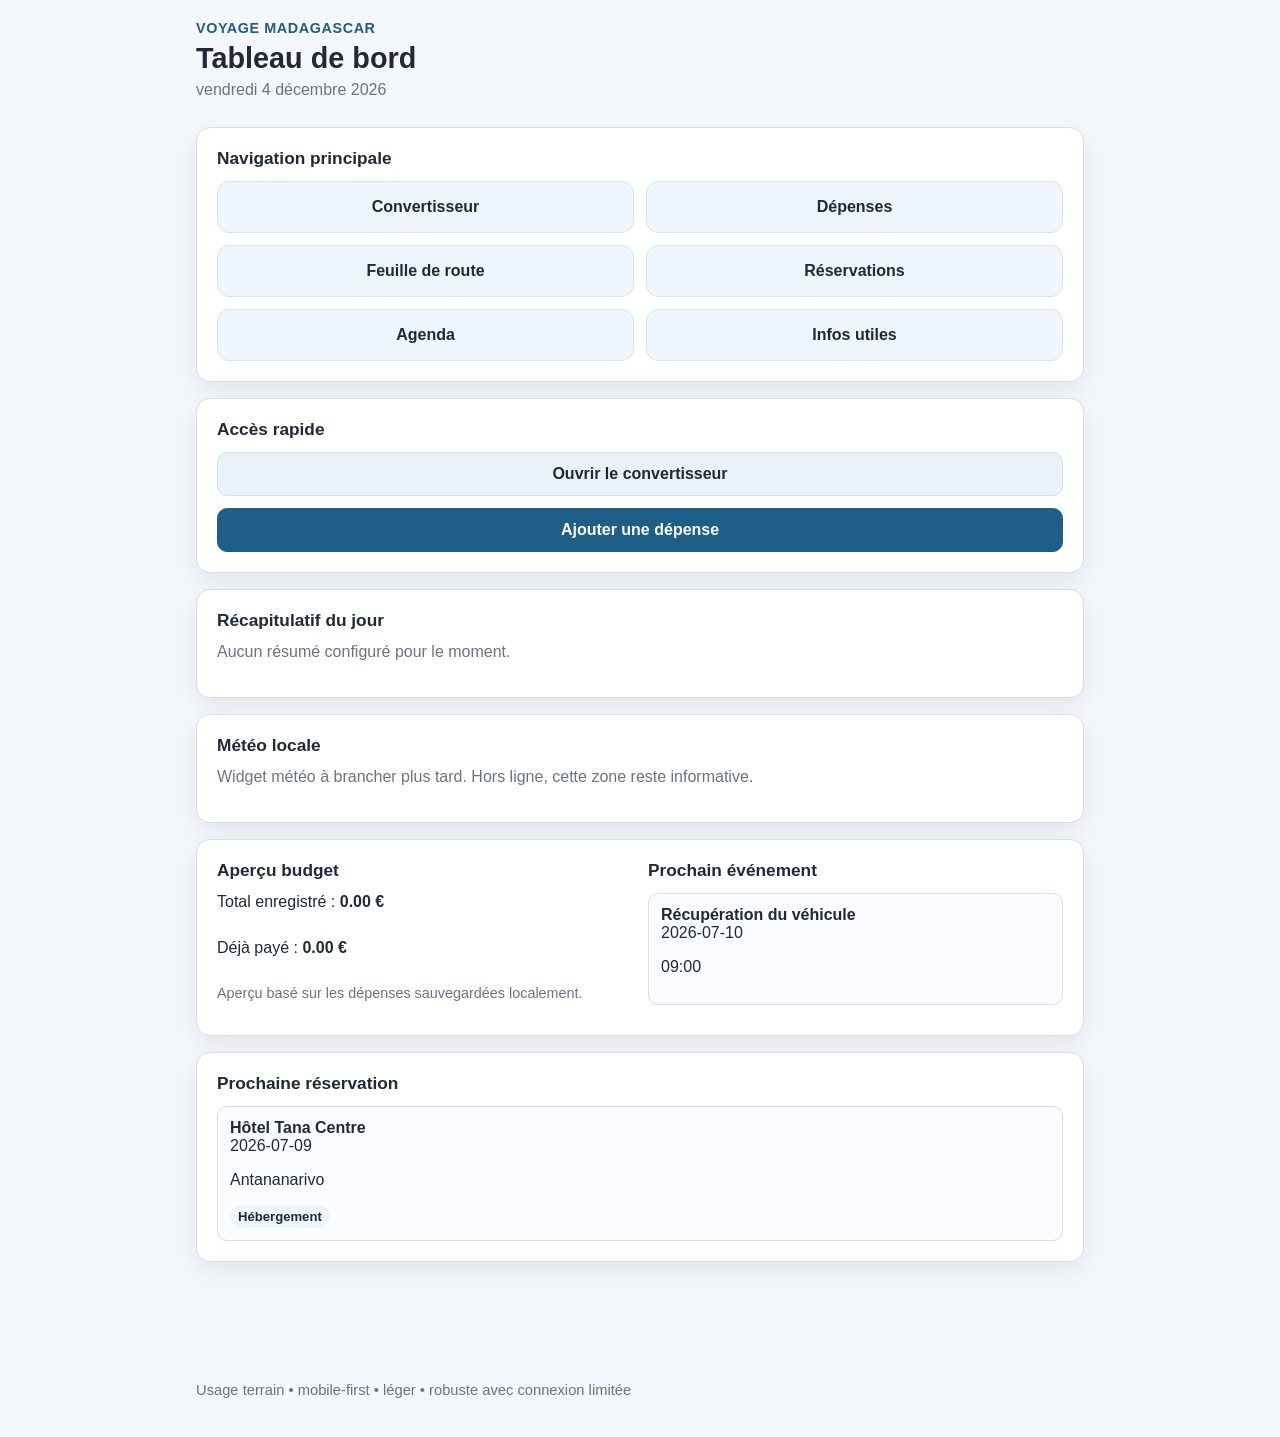
<file: index.html>
<!DOCTYPE html>
<html lang="fr">
<head>
  <meta charset="UTF-8" />
  <meta name="viewport" content="width=device-width, initial-scale=1.0" />
  <meta name="theme-color" content="#1f5e87" />
  <title>Suivi Voyage Madagascar</title>
  <link rel="stylesheet" href="assets/css/style.css" />
</head>
<body data-page="accueil">
  <header class="topbar">
    <div>
      <p class="eyebrow">Voyage Madagascar</p>
      <h1>Tableau de bord</h1>
      <p id="todayLabel" class="muted">Chargement de la date…</p>
    </div>
  </header>

  <main class="page">
    <section class="card">
      <h2>Navigation principale</h2>
      <nav class="grid-nav" aria-label="Navigation principale">
        <a class="nav-tile" href="pages/convertisseur.html">Convertisseur</a>
        <a class="nav-tile" href="pages/depenses.html">Dépenses</a>
        <a class="nav-tile" href="pages/feuille-de-route.html">Feuille de route</a>
        <a class="nav-tile" href="pages/reservations.html">Réservations</a>
        <a class="nav-tile" href="pages/agenda.html">Agenda</a>
        <a class="nav-tile" href="pages/infos-utiles.html">Infos utiles</a>
      </nav>
    </section>

    <section class="card">
      <h2>Accès rapide</h2>
      <div class="quick-actions">
        <a class="button" href="pages/convertisseur.html">Ouvrir le convertisseur</a>
        <a class="button primary" href="pages/depenses.html">Ajouter une dépense</a>
      </div>
    </section>

    <section class="card">
      <h2>Récapitulatif du jour</h2>
      <div id="dailySummary" class="stack">
        <p class="muted">Aucun résumé configuré pour le moment.</p>
      </div>
    </section>

    <section class="card">
      <h2>Météo locale</h2>
      <div id="weatherWidget" class="stack">
        <p class="muted">Widget météo à brancher plus tard. Hors ligne, cette zone reste informative.</p>
      </div>
    </section>

    <section class="card two-col-grid">
      <div>
        <h2>Aperçu budget</h2>
        <div id="budgetPreview" class="stack">
          <p class="muted">Chargement du budget…</p>
        </div>
      </div>
      <div>
        <h2>Prochain événement</h2>
        <div id="nextEvent" class="stack">
          <p class="muted">Chargement…</p>
        </div>
      </div>
    </section>

    <section class="card">
      <h2>Prochaine réservation</h2>
      <div id="nextReservation" class="stack">
        <p class="muted">Chargement…</p>
      </div>
    </section>
  </main>

  <footer class="footer">
    <p>Usage terrain • mobile-first • léger • robuste avec connexion limitée</p>
  </footer>

  <script src="assets/js/storage.js"></script>
  <script src="assets/js/app.js"></script>
</body>
</html>
</file>
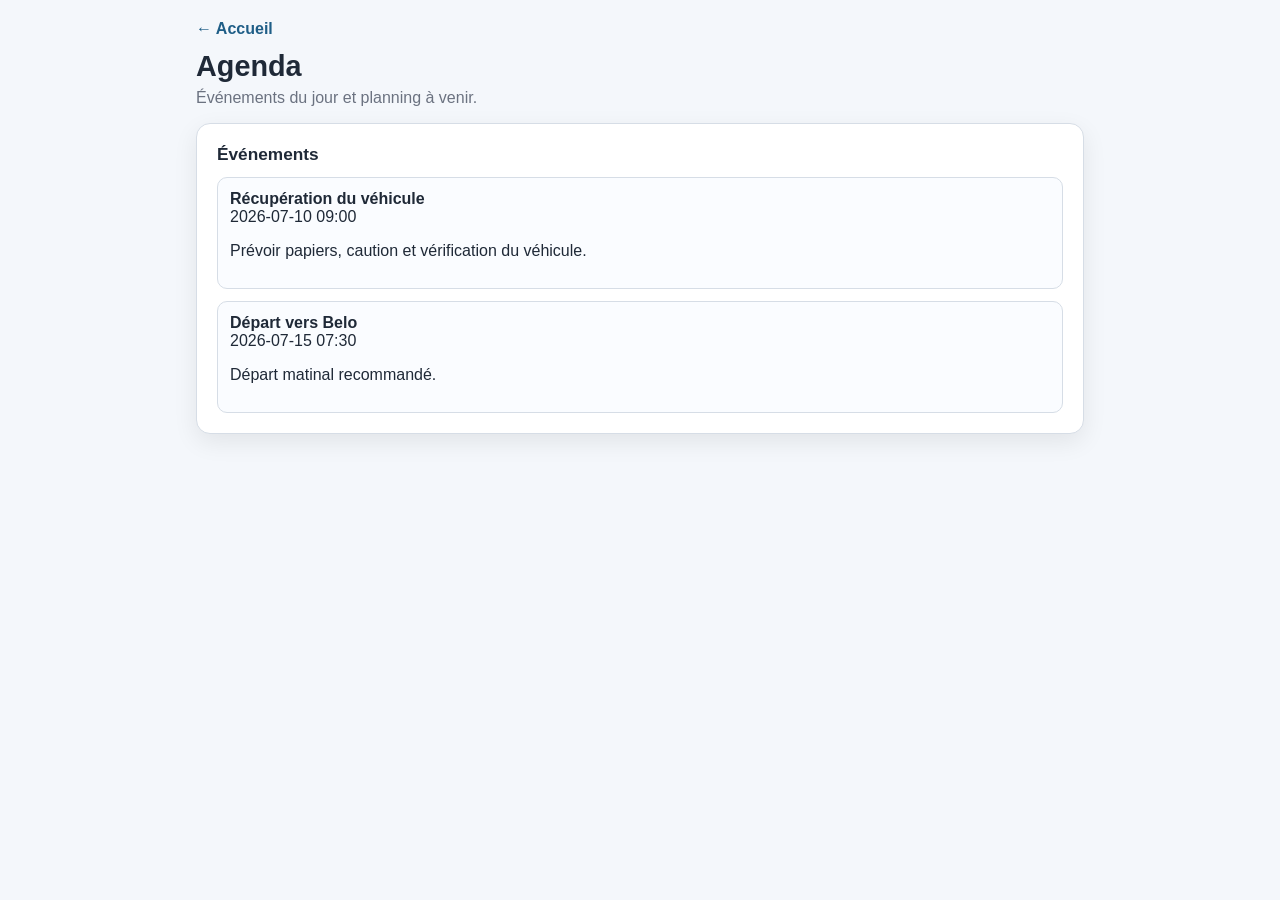
<file: pages/agenda.html>
<!DOCTYPE html>
<html lang="fr">
<head>
  <meta charset="UTF-8" />
  <meta name="viewport" content="width=device-width, initial-scale=1.0" />
  <title>Agenda • Suivi Voyage Madagascar</title>
  <link rel="stylesheet" href="../assets/css/style.css" />
</head>
<body data-page="agenda">
  <header class="topbar compact-topbar">
    <a class="back-link" href="../index.html">← Accueil</a>
    <h1>Agenda</h1>
    <p class="muted">Événements du jour et planning à venir.</p>
  </header>

  <main class="page">
    <section class="card">
      <h2>Événements</h2>
      <div id="agendaList" class="list">
        <p class="muted">Chargement de l’agenda…</p>
      </div>
    </section>
  </main>

  <script src="../assets/js/storage.js"></script>
  <script src="../assets/js/agenda.js"></script>
</body>
</html>
</file>
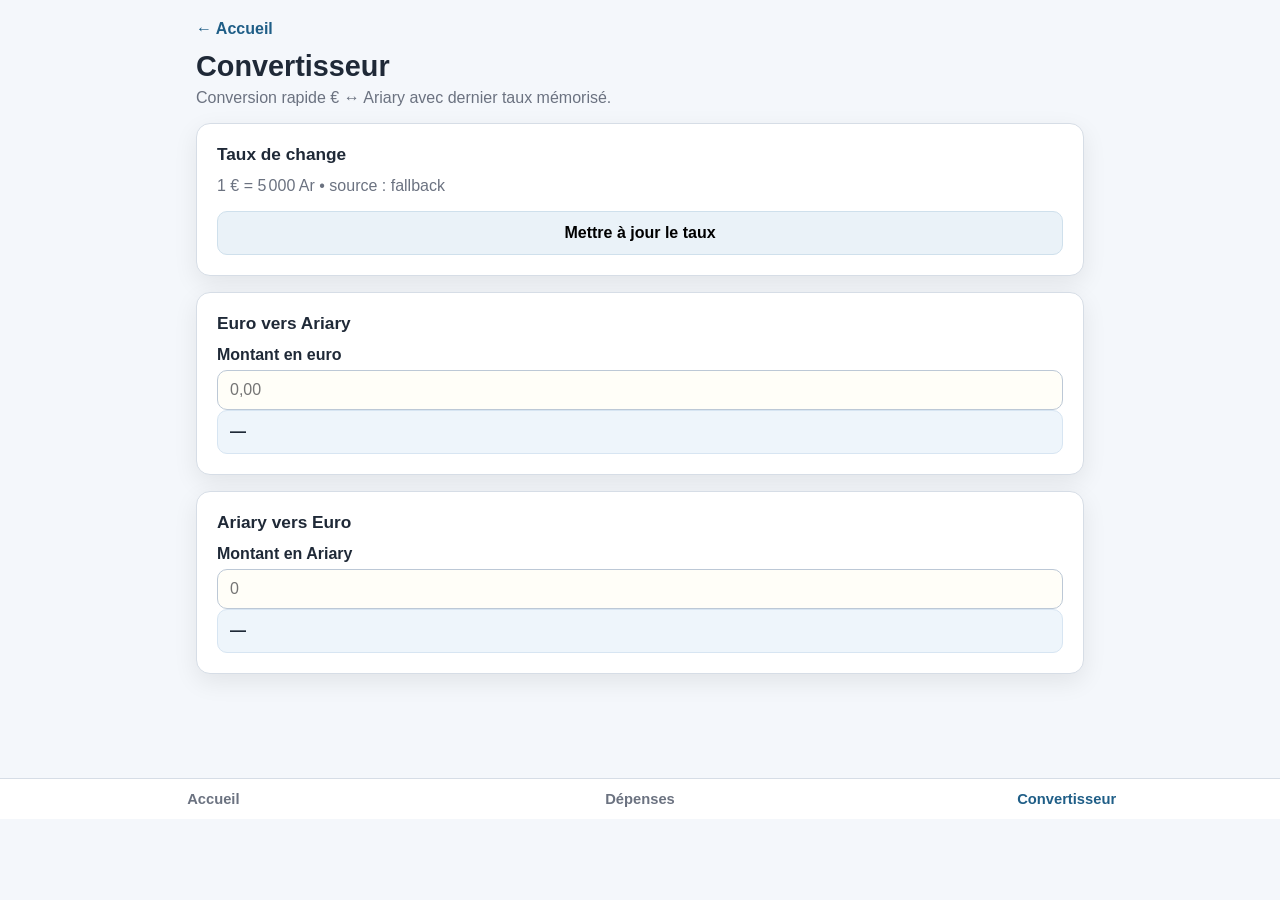
<file: pages/convertisseur.html>
<!DOCTYPE html>
<html lang="fr">
<head>
  <meta charset="UTF-8" />
  <meta name="viewport" content="width=device-width, initial-scale=1.0" />
  <meta name="theme-color" content="#1f5e87" />
  <title>Convertisseur • Suivi Voyage Madagascar</title>
  <link rel="stylesheet" href="../assets/css/style.css" />
</head>
<body data-page="convertisseur">
  <header class="topbar compact-topbar">
    <a class="back-link" href="../index.html">← Accueil</a>
    <h1>Convertisseur</h1>
    <p class="muted">Conversion rapide € ↔ Ariary avec dernier taux mémorisé.</p>
  </header>

  <main class="page">
    <section class="card">
      <h2>Taux de change</h2>
      <p id="rateStatus" class="muted">Chargement du taux…</p>
      <div class="quick-actions">
        <button id="refreshRateButton" class="button" type="button">Mettre à jour le taux</button>
      </div>
    </section>

    <section class="card">
      <h2>Euro vers Ariary</h2>
      <label class="field-label" for="eurInput">Montant en euro</label>
      <input id="eurInput" class="input" type="number" step="0.01" min="0" placeholder="0,00" />
      <p id="eurToMgaResult" class="result-box">—</p>
    </section>

    <section class="card">
      <h2>Ariary vers Euro</h2>
      <label class="field-label" for="mgaInput">Montant en Ariary</label>
      <input id="mgaInput" class="input" type="number" step="1" min="0" placeholder="0" />
      <p id="mgaToEurResult" class="result-box">—</p>
    </section>
  </main>

  <nav class="bottom-nav" aria-label="Navigation secondaire">
    <a href="../index.html">Accueil</a>
    <a href="depenses.html">Dépenses</a>
    <a class="is-active" href="convertisseur.html">Convertisseur</a>
  </nav>

  <script src="../assets/js/storage.js"></script>
  <script src="../assets/js/convertisseur.js"></script>
</body>
</html>
</file>
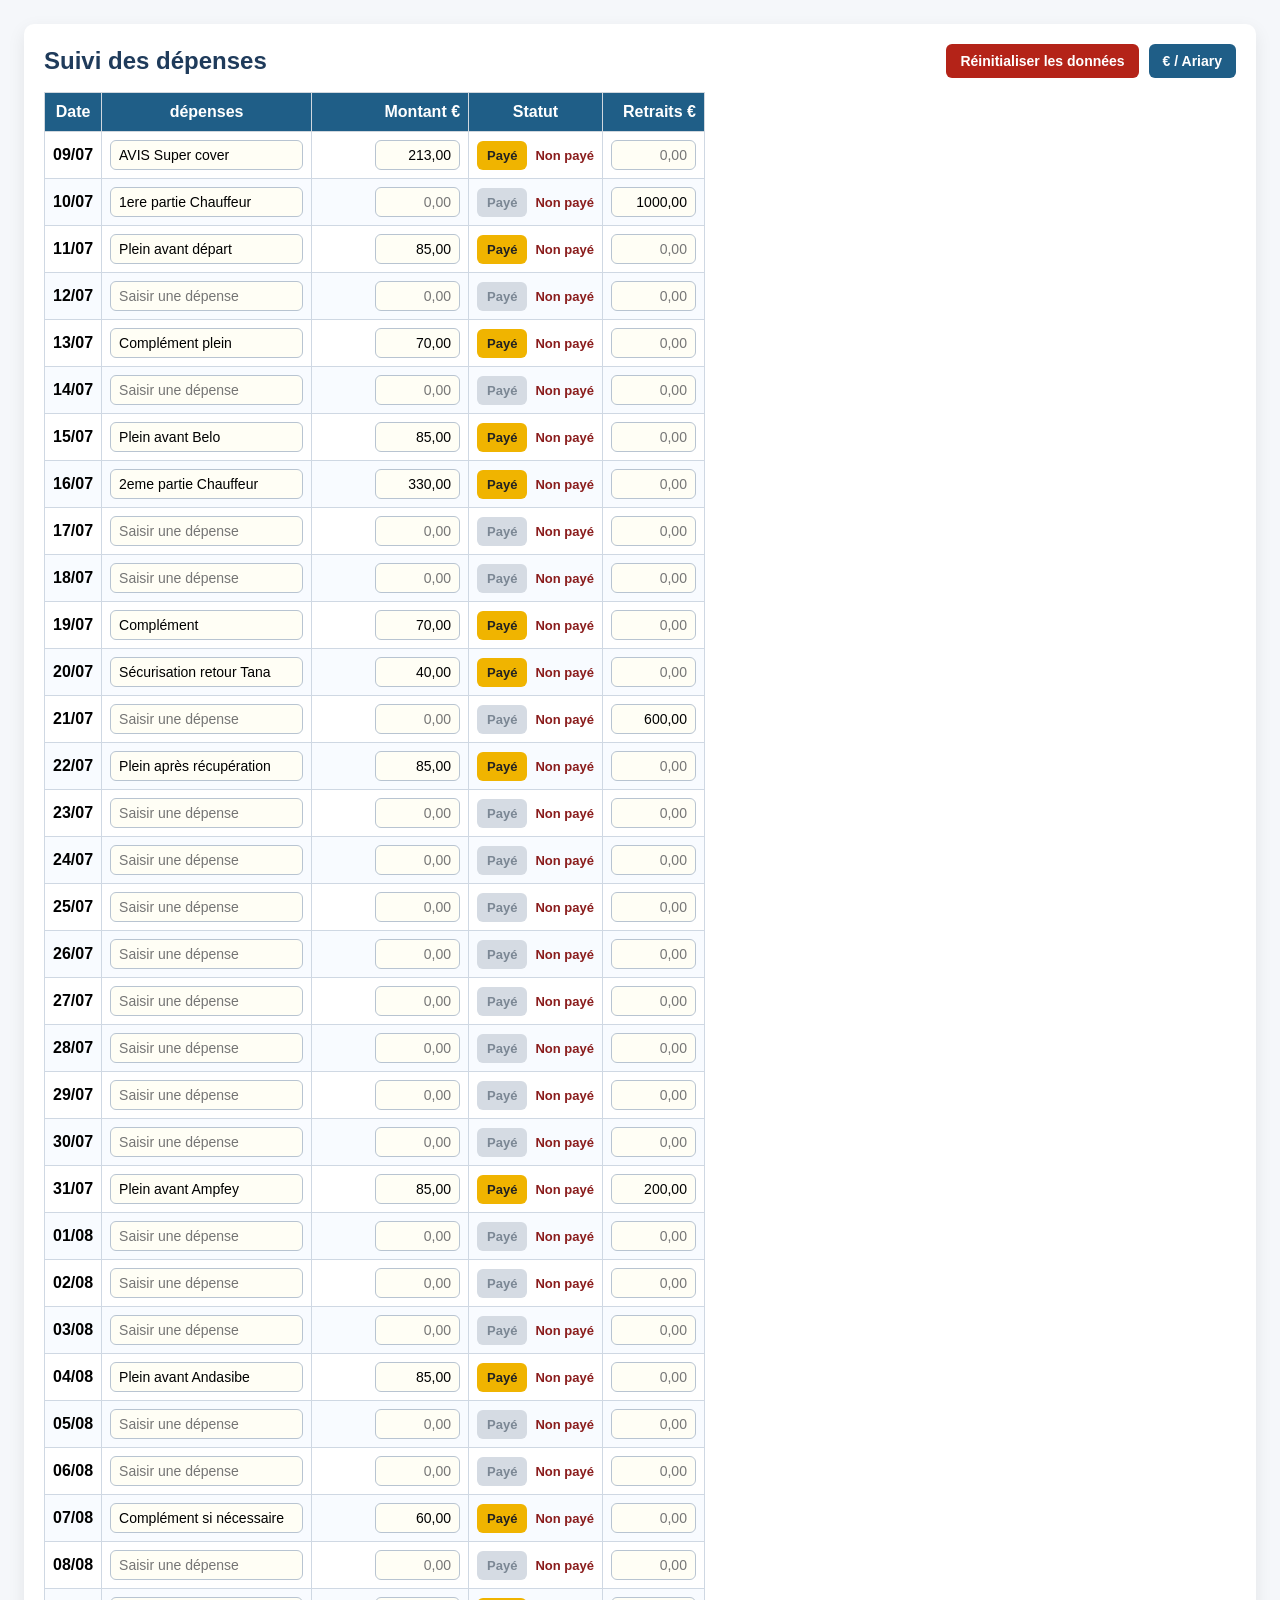
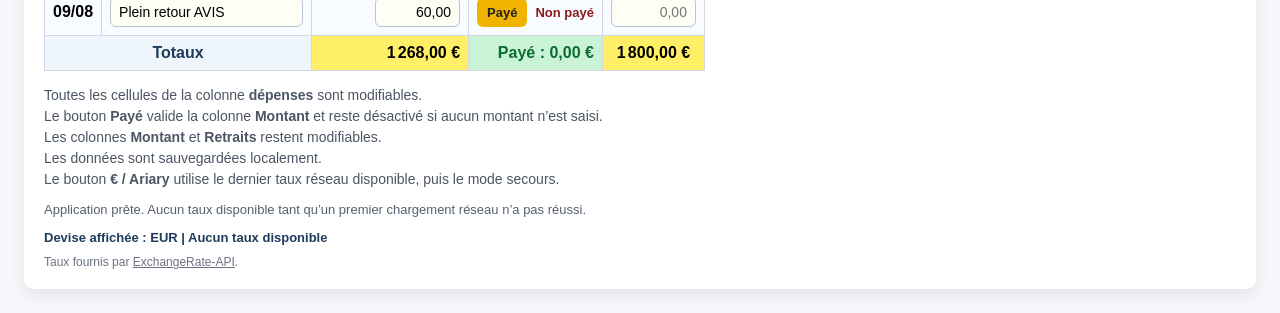
<file: pages/depenses.html>
<!DOCTYPE html>
<html lang="fr">
<head>
  <meta charset="UTF-8" />
  <meta name="viewport" content="width=device-width, initial-scale=1.0" />
  <title>Suivi des dépenses</title>
  <style>
    body {
      font-family: Arial, sans-serif;
      background: #f5f7fa;
      margin: 0;
      padding: 24px;
    }

    .container {
      max-width: 100%;
      margin: 0 auto;
      background: #fff;
      padding: 20px;
      border-radius: 10px;
      box-shadow: 0 6px 18px rgba(0, 0, 0, 0.08);
      overflow-x: auto;
    }

    .header-bar {
      display: flex;
      justify-content: space-between;
      align-items: center;
      gap: 12px;
      flex-wrap: wrap;
      margin-bottom: 14px;
    }

    .header-actions {
      display: flex;
      gap: 10px;
      flex-wrap: wrap;
      align-items: center;
    }

    h1 {
      margin: 0;
      font-size: 24px;
      color: #1f3b5b;
    }

    .btn-reset,
    .btn-currency {
      border: none;
      border-radius: 6px;
      padding: 9px 14px;
      font-size: 14px;
      font-weight: 700;
      cursor: pointer;
      transition: 0.2s ease;
    }

    .btn-reset {
      background: #b42318;
      color: #fff;
    }

    .btn-currency {
      background: #1f5e87;
      color: #fff;
    }

    .btn-reset:hover,
    .btn-currency:hover {
      opacity: 0.92;
      transform: translateY(-1px);
    }

    .btn-reset:disabled,
    .btn-currency:disabled {
      opacity: 0.6;
      cursor: not-allowed;
      transform: none;
    }

    table {
      width: auto;
      max-width: 100%;
      border-collapse: collapse;
      table-layout: auto;
    }

    thead th {
      background: #1f5e87;
      color: white;
      padding: 10px 8px;
      border: 1px solid #d0d7de;
      text-align: center;
      white-space: nowrap;
    }

    tbody td,
    tfoot td {
      border: 1px solid #cfd8e3;
      padding: 8px;
      vertical-align: middle;
      background: #fff;
    }

    tbody tr:nth-child(even) td {
      background: #f8fbff;
    }

    /* Date compacte */
    th:nth-child(1),
    td:nth-child(1) {
      white-space: nowrap;
      text-align: center;
    }

    /* Dépenses : peut revenir à la ligne */
    th:nth-child(2),
    td:nth-child(2) {
      white-space: normal;
      min-width: 140px;
    }

    /* Montant et retraits compacts */
    th:nth-child(3),
    td:nth-child(3),
    th:nth-child(5),
    td:nth-child(5) {
      white-space: nowrap;
      text-align: right;
    }

    /* Statut compact */
    th:nth-child(4),
    td:nth-child(4) {
      white-space: nowrap;
      text-align: center;
    }

    td.date {
      font-weight: 600;
      text-align: center;
    }

    td.amount,
    td.withdrawal {
      text-align: right;
      font-weight: 700;
      color: #103b5c;
    }

    .text-input {
      width: 100%;
      min-width: 120px;
      padding: 6px 8px;
      border: 1px solid #b8c4d1;
      border-radius: 6px;
      font-size: 14px;
      background: #fffef5;
      box-sizing: border-box;
    }

    .text-input:focus {
      outline: none;
      border-color: #1f5e87;
      box-shadow: 0 0 0 2px rgba(31, 94, 135, 0.15);
    }

    .amount-input {
      width: 85px;
      padding: 6px 8px;
      border: 1px solid #b8c4d1;
      border-radius: 6px;
      font-size: 14px;
      text-align: right;
      background: #fffef5;
      box-sizing: border-box;
    }

    .amount-input:focus {
      outline: none;
      border-color: #1f5e87;
      box-shadow: 0 0 0 2px rgba(31, 94, 135, 0.15);
    }

    td.status {
      text-align: center;
    }

    .paid-label {
      display: inline-block;
      margin-left: 8px;
      font-weight: 700;
      font-size: 13px;
    }

    .paid-yes {
      color: #0f7b36;
    }

    .paid-no {
      color: #8a1c1c;
    }

    .btn-pay {
      border: none;
      border-radius: 6px;
      padding: 7px 10px;
      font-size: 13px;
      font-weight: 700;
      cursor: pointer;
      transition: 0.2s ease;
      background: #f0b400;
      color: #222;
    }

    .btn-pay:hover:not(:disabled) {
      transform: translateY(-1px);
      opacity: 0.95;
    }

    .btn-pay.paid {
      background: #1f9d55;
      color: white;
    }

    .btn-pay:disabled {
      background: #d5dbe3;
      color: #7b8794;
      cursor: not-allowed;
      opacity: 1;
    }

    tfoot td {
      font-weight: 700;
      background: #eef5fb;
    }

    .footer-label {
      text-align: right;
      color: #1f3b5b;
    }

    .footer-value {
      background: #ffef66;
      font-weight: 800;
      text-align: right;
    }

    .footer-paid {
      background: #c9f2d7;
      font-weight: 800;
      text-align: center;
      color: #0a6c2f;
    }

    .legend {
      margin-top: 14px;
      color: #4b5563;
      font-size: 14px;
      line-height: 1.5;
    }

    .status-note {
      margin-top: 10px;
      font-size: 13px;
      color: #546170;
      line-height: 1.5;
    }

    .rate-note {
      margin-top: 8px;
      font-size: 13px;
      color: #1f3b5b;
      font-weight: 600;
      line-height: 1.5;
    }

    .attribution {
      margin-top: 8px;
      font-size: 12px;
      color: #6b7280;
    }

    .attribution a {
      color: inherit;
    }

    @media (max-width: 900px) {
      body {
        padding: 10px;
      }

      .container {
        padding: 12px;
      }

      table {
        font-size: 13px;
      }

      .btn-pay {
        padding: 6px 8px;
        font-size: 12px;
      }

      .amount-input {
        width: 78px;
      }

      .text-input {
        min-width: 100px;
      }

      .paid-label {
        display: block;
        margin-left: 0;
        margin-top: 4px;
      }

      .header-bar {
        align-items: flex-start;
      }

      tbody td,
      tfoot td,
      thead th {
        padding: 6px 5px;
      }
    }
  </style>
</head>
<body>
  <div class="container">
    <div class="header-bar">
      <h1>Suivi des dépenses</h1>

      <div class="header-actions">
        <button id="resetButton" class="btn-reset" type="button">Réinitialiser les données</button>
        <button id="currencyButton" class="btn-currency" type="button">€ / Ariary</button>
      </div>
    </div>

    <table id="depensesTable">
      <thead>
        <tr>
          <th>Date</th>
          <th>dépenses</th>
          <th id="amountHeader">Montant €</th>
          <th>Statut</th>
          <th id="withdrawalHeader">Retraits €</th>
        </tr>
      </thead>
      <tbody id="tableBody"></tbody>
      <tfoot>
        <tr>
          <td colspan="2" class="footer-label">Totaux</td>
          <td id="totalAmount" class="footer-value">0,00 €</td>
          <td id="totalPaid" class="footer-paid">Payé : 0,00 €</td>
          <td id="totalWithdrawal" class="footer-value">0,00 €</td>
        </tr>
      </tfoot>
    </table>

    <div class="legend">
      Toutes les cellules de la colonne <strong>dépenses</strong> sont modifiables.<br>
      Le bouton <strong>Payé</strong> valide la colonne <strong>Montant</strong> et reste désactivé si aucun montant n’est saisi.<br>
      Les colonnes <strong>Montant</strong> et <strong>Retraits</strong> restent modifiables.<br>
      Les données sont sauvegardées localement.<br>
      Le bouton <strong>€ / Ariary</strong> utilise le dernier taux réseau disponible, puis le mode secours.
    </div>

    <div class="status-note" id="saveStatus">Sauvegarde locale active.</div>
    <div class="rate-note" id="rateInfo">Devise affichée : EUR</div>
    <div class="attribution">
      Taux fournis par
      <a href="https://www.exchangerate-api.com" target="_blank" rel="noopener noreferrer">ExchangeRate-API</a>.
    </div>
  </div>

  <script>
    const STORAGE_KEY = "suivi_depenses_v3";
    const DEFAULT_CURRENCY = "EUR";
    const TARGET_CURRENCY = "MGA";

    const defaultData = [
      { date: "2026-07-09", depense: "AVIS Super cover", montantEur: 213.00, retraitEur: null, paid: false },
      { date: "2026-07-10", depense: "1ere partie Chauffeur", montantEur: null, retraitEur: 1000.00, paid: false },
      { date: "2026-07-11", depense: "Plein avant départ", montantEur: 85.00, retraitEur: null, paid: false },
      { date: "2026-07-12", depense: "", montantEur: null, retraitEur: null, paid: false },
      { date: "2026-07-13", depense: "Complément plein", montantEur: 70.00, retraitEur: null, paid: false },
      { date: "2026-07-14", depense: "", montantEur: null, retraitEur: null, paid: false },
      { date: "2026-07-15", depense: "Plein avant Belo", montantEur: 85.00, retraitEur: null, paid: false },
      { date: "2026-07-16", depense: "2eme partie Chauffeur", montantEur: 330.00, retraitEur: null, paid: false },
      { date: "2026-07-17", depense: "", montantEur: null, retraitEur: null, paid: false },
      { date: "2026-07-18", depense: "", montantEur: null, retraitEur: null, paid: false },
      { date: "2026-07-19", depense: "Complément", montantEur: 70.00, retraitEur: null, paid: false },
      { date: "2026-07-20", depense: "Sécurisation retour Tana", montantEur: 40.00, retraitEur: null, paid: false },
      { date: "2026-07-21", depense: "", montantEur: null, retraitEur: 600.00, paid: false },
      { date: "2026-07-22", depense: "Plein après récupération", montantEur: 85.00, retraitEur: null, paid: false },
      { date: "2026-07-23", depense: "", montantEur: null, retraitEur: null, paid: false },
      { date: "2026-07-24", depense: "", montantEur: null, retraitEur: null, paid: false },
      { date: "2026-07-25", depense: "", montantEur: null, retraitEur: null, paid: false },
      { date: "2026-07-26", depense: "", montantEur: null, retraitEur: null, paid: false },
      { date: "2026-07-27", depense: "", montantEur: null, retraitEur: null, paid: false },
      { date: "2026-07-28", depense: "", montantEur: null, retraitEur: null, paid: false },
      { date: "2026-07-29", depense: "", montantEur: null, retraitEur: null, paid: false },
      { date: "2026-07-30", depense: "", montantEur: null, retraitEur: null, paid: false },
      { date: "2026-07-31", depense: "Plein avant Ampfey", montantEur: 85.00, retraitEur: 200.00, paid: false },
      { date: "2026-08-01", depense: "", montantEur: null, retraitEur: null, paid: false },
      { date: "2026-08-02", depense: "", montantEur: null, retraitEur: null, paid: false },
      { date: "2026-08-03", depense: "", montantEur: null, retraitEur: null, paid: false },
      { date: "2026-08-04", depense: "Plein avant Andasibe", montantEur: 85.00, retraitEur: null, paid: false },
      { date: "2026-08-05", depense: "", montantEur: null, retraitEur: null, paid: false },
      { date: "2026-08-06", depense: "", montantEur: null, retraitEur: null, paid: false },
      { date: "2026-08-07", depense: "Complément si nécessaire", montantEur: 60.00, retraitEur: null, paid: false },
      { date: "2026-08-08", depense: "", montantEur: null, retraitEur: null, paid: false },
      { date: "2026-08-09", depense: "Plein retour AVIS", montantEur: 60.00, retraitEur: null, paid: false }
    ];

    const tableBody = document.getElementById("tableBody");
    const totalAmountEl = document.getElementById("totalAmount");
    const totalWithdrawalEl = document.getElementById("totalWithdrawal");
    const totalPaidEl = document.getElementById("totalPaid");
    const resetButton = document.getElementById("resetButton");
    const currencyButton = document.getElementById("currencyButton");
    const saveStatus = document.getElementById("saveStatus");
    const rateInfo = document.getElementById("rateInfo");
    const amountHeader = document.getElementById("amountHeader");
    const withdrawalHeader = document.getElementById("withdrawalHeader");

    let state = loadState();

    function cloneDefaultData() {
      return JSON.parse(JSON.stringify(defaultData));
    }

    function defaultState() {
      return {
        displayCurrency: DEFAULT_CURRENCY,
        eurToMgaRate: null,
        lastRateUpdate: null,
        lastRateSource: null,
        data: cloneDefaultData()
      };
    }

    function loadState() {
      try {
        const raw = localStorage.getItem(STORAGE_KEY);
        if (!raw) return defaultState();

        const parsed = JSON.parse(raw);
        const fallback = defaultState();

        const safeData = Array.isArray(parsed.data)
          ? parsed.data.map((item, index) => {
              const rowFallback = fallback.data[index] || {
                date: "",
                depense: "",
                montantEur: null,
                retraitEur: null,
                paid: false
              };

              return {
                date: typeof item.date === "string" ? item.date : rowFallback.date,
                depense: typeof item.depense === "string" ? item.depense : rowFallback.depense,
                montantEur: typeof item.montantEur === "number" ? item.montantEur : null,
                retraitEur: typeof item.retraitEur === "number" ? item.retraitEur : null,
                paid: typeof item.paid === "boolean" ? item.paid : false
              };
            })
          : fallback.data;

        return {
          displayCurrency: parsed.displayCurrency === TARGET_CURRENCY ? TARGET_CURRENCY : DEFAULT_CURRENCY,
          eurToMgaRate: typeof parsed.eurToMgaRate === "number" ? parsed.eurToMgaRate : null,
          lastRateUpdate: typeof parsed.lastRateUpdate === "string" ? parsed.lastRateUpdate : null,
          lastRateSource: typeof parsed.lastRateSource === "string" ? parsed.lastRateSource : null,
          data: safeData
        };
      } catch (error) {
        console.error("Erreur de chargement :", error);
        return defaultState();
      }
    }

    function saveState(message = "Données sauvegardées localement.") {
      try {
        localStorage.setItem(STORAGE_KEY, JSON.stringify(state));
        saveStatus.textContent = message;
      } catch (error) {
        console.error("Erreur de sauvegarde :", error);
        saveStatus.textContent = "Erreur : impossible de sauvegarder localement.";
      }
    }

    function formatDateDDMM(dateString) {
      if (!dateString) return "";
      const parts = dateString.split("-");
      if (parts.length !== 3) return dateString;
      const [, month, day] = parts;
      return `${day}/${month}`;
    }

    function formatDisplayedNumber(value) {
      if (value === null || value === undefined) return "";

      if (state.displayCurrency === DEFAULT_CURRENCY) {
        return value.toFixed(2).replace(".", ",");
      }

      return Math.round(value).toString().replace(/\B(?=(\d{3})+(?!\d))/g, " ");
    }

    function formatCurrency(value) {
      if (state.displayCurrency === DEFAULT_CURRENCY) {
        return value.toLocaleString("fr-FR", {
          style: "currency",
          currency: "EUR"
        });
      }

      return value.toLocaleString("fr-FR", {
        maximumFractionDigits: 0
      }) + " Ar";
    }

    function parseFrenchNumber(value) {
      if (value === null || value === undefined) return null;

      const cleaned = String(value)
        .replace(/\s/g, "")
        .replace(/€/g, "")
        .replace(/Ar/gi, "")
        .replace(",", ".");

      if (cleaned === "") return null;

      const num = parseFloat(cleaned);
      return Number.isNaN(num) ? null : num;
    }

    function roundToTwo(value) {
      return Math.round(value * 100) / 100;
    }

    function displayedToEur(displayedAmount) {
      if (displayedAmount === null) return null;

      if (state.displayCurrency === DEFAULT_CURRENCY) {
        return roundToTwo(displayedAmount);
      }

      if (!state.eurToMgaRate) {
        return null;
      }

      return roundToTwo(displayedAmount / state.eurToMgaRate);
    }

    function eurToDisplayed(eurAmount) {
      if (eurAmount === null) return null;

      if (state.displayCurrency === DEFAULT_CURRENCY) {
        return roundToTwo(eurAmount);
      }

      if (!state.eurToMgaRate) {
        return null;
      }

      return Math.round(eurAmount * state.eurToMgaRate);
    }

    function formatRateDate(rawDate) {
      if (!rawDate) return "date inconnue";
      return rawDate;
    }

    function updateCurrencyUI() {
      if (state.displayCurrency === DEFAULT_CURRENCY) {
        amountHeader.textContent = "Montant €";
        withdrawalHeader.textContent = "Retraits €";
      } else {
        amountHeader.textContent = "Montant Ariary";
        withdrawalHeader.textContent = "Retraits Ariary";
      }

      const sourceLabel =
        state.lastRateSource === "network"
          ? "source réseau"
          : state.lastRateSource === "fallback"
          ? "mode secours"
          : "aucun taux chargé";

      if (state.eurToMgaRate && state.lastRateUpdate) {
        const rateText = `1 € = ${Math.round(state.eurToMgaRate).toLocaleString("fr-FR")} Ar`;
        const updateText = `Taux mémorisé : ${rateText} | Dernière mise à jour : ${formatRateDate(state.lastRateUpdate)} | Origine : ${sourceLabel}`;
        rateInfo.textContent = `Devise affichée : ${state.displayCurrency === DEFAULT_CURRENCY ? "EUR" : "Ariary"} | ${updateText}`;
      } else {
        rateInfo.textContent = `Devise affichée : ${state.displayCurrency === DEFAULT_CURRENCY ? "EUR" : "Ariary"} | Aucun taux disponible`;
      }
    }

    function updateTotals() {
      const totalAmountEur = state.data.reduce((sum, row) => sum + (row.montantEur || 0), 0);
      const totalWithdrawalEur = state.data.reduce((sum, row) => sum + (row.retraitEur || 0), 0);
      const totalPaidEur = state.data.reduce((sum, row) => {
        if (row.paid && row.montantEur) return sum + row.montantEur;
        return sum;
      }, 0);

      const totalAmountDisplayed = eurToDisplayed(totalAmountEur) ?? 0;
      const totalWithdrawalDisplayed = eurToDisplayed(totalWithdrawalEur) ?? 0;
      const totalPaidDisplayed = eurToDisplayed(totalPaidEur) ?? 0;

      totalAmountEl.textContent = formatCurrency(totalAmountDisplayed);
      totalWithdrawalEl.textContent = formatCurrency(totalWithdrawalDisplayed);
      totalPaidEl.textContent = "Payé : " + formatCurrency(totalPaidDisplayed);
    }

    function renderTable() {
      tableBody.innerHTML = "";

      state.data.forEach((row, index) => {
        const tr = document.createElement("tr");

        const tdDate = document.createElement("td");
        tdDate.className = "date";
        tdDate.textContent = formatDateDDMM(row.date);

        const tdDepense = document.createElement("td");
        const inputDepense = document.createElement("input");
        inputDepense.type = "text";
        inputDepense.className = "text-input";
        inputDepense.value = row.depense || "";
        inputDepense.placeholder = "Saisir une dépense";

        inputDepense.addEventListener("change", (e) => {
          state.data[index].depense = e.target.value;
          saveState();
          renderTable();
        });

        tdDepense.appendChild(inputDepense);

        const tdMontant = document.createElement("td");
        tdMontant.className = "amount";

        const inputMontant = document.createElement("input");
        inputMontant.type = "text";
        inputMontant.className = "amount-input";
        inputMontant.placeholder = state.displayCurrency === DEFAULT_CURRENCY ? "0,00" : "0";

        const displayedMontant = eurToDisplayed(row.montantEur);
        inputMontant.value = displayedMontant !== null ? formatDisplayedNumber(displayedMontant) : "";

        inputMontant.addEventListener("change", (e) => {
          const entered = parseFrenchNumber(e.target.value);
          const eurValue = entered === null ? null : displayedToEur(entered);

          state.data[index].montantEur = eurValue;

          if (eurValue === null) {
            state.data[index].paid = false;
          }

          saveState();
          renderTable();
        });

        tdMontant.appendChild(inputMontant);

        const tdStatus = document.createElement("td");
        tdStatus.className = "status";

        const hasMontant = row.montantEur !== null && row.montantEur !== undefined;

        const button = document.createElement("button");
        button.className = row.paid ? "btn-pay paid" : "btn-pay";
        button.textContent = row.paid ? "Annuler" : "Payé";
        button.disabled = !hasMontant;

        button.addEventListener("click", () => {
          if (!hasMontant) return;
          state.data[index].paid = !state.data[index].paid;
          saveState();
          renderTable();
        });

        const label = document.createElement("span");
        label.className = "paid-label " + (row.paid ? "paid-yes" : "paid-no");
        label.textContent = row.paid ? "Payé" : "Non payé";

        tdStatus.appendChild(button);
        tdStatus.appendChild(label);

        const tdRetrait = document.createElement("td");
        tdRetrait.className = "withdrawal";

        const inputRetrait = document.createElement("input");
        inputRetrait.type = "text";
        inputRetrait.className = "amount-input";
        inputRetrait.placeholder = state.displayCurrency === DEFAULT_CURRENCY ? "0,00" : "0";

        const displayedRetrait = eurToDisplayed(row.retraitEur);
        inputRetrait.value = displayedRetrait !== null ? formatDisplayedNumber(displayedRetrait) : "";

        inputRetrait.addEventListener("change", (e) => {
          const entered = parseFrenchNumber(e.target.value);
          const eurValue = entered === null ? null : displayedToEur(entered);

          state.data[index].retraitEur = eurValue;

          saveState();
          renderTable();
        });

        tdRetrait.appendChild(inputRetrait);

        tr.appendChild(tdDate);
        tr.appendChild(tdDepense);
        tr.appendChild(tdMontant);
        tr.appendChild(tdStatus);
        tr.appendChild(tdRetrait);

        tableBody.appendChild(tr);
      });

      updateCurrencyUI();
      updateTotals();
    }

    async function fetchLatestEurToMgaRate() {
      const response = await fetch("https://open.er-api.com/v6/latest/EUR", {
        method: "GET",
        cache: "no-store"
      });

      if (!response.ok) {
        throw new Error("Impossible de récupérer le taux de change.");
      }

      const result = await response.json();

      if (!result || !result.rates || typeof result.rates.MGA !== "number") {
        throw new Error("Réponse de taux invalide.");
      }

      state.eurToMgaRate = result.rates.MGA;
      state.lastRateSource = "network";

      if (result.time_last_update_utc) {
        state.lastRateUpdate = result.time_last_update_utc;
      } else {
        state.lastRateUpdate = new Date().toLocaleString("fr-FR");
      }

      return true;
    }

    async function ensureRateLoaded() {
      try {
        await fetchLatestEurToMgaRate();
        saveState("Taux réseau chargé et sauvegardé localement.");
        return { ok: true, mode: "network" };
      } catch (error) {
        console.error("Échec chargement réseau :", error);

        if (typeof state.eurToMgaRate === "number" && state.lastRateUpdate) {
          state.lastRateSource = "fallback";
          saveState("Réseau indisponible : utilisation du dernier taux sauvegardé.");
          return { ok: true, mode: "fallback" };
        }

        return { ok: false, mode: "none" };
      }
    }

    async function toggleCurrency() {
      currencyButton.disabled = true;
      currencyButton.textContent = "Conversion...";

      try {
        const result = await ensureRateLoaded();

        if (!result.ok) {
          saveStatus.textContent = "Impossible de convertir : aucun taux n’a encore été chargé.";
          return;
        }

        state.displayCurrency =
          state.displayCurrency === DEFAULT_CURRENCY ? TARGET_CURRENCY : DEFAULT_CURRENCY;

        if (result.mode === "network") {
          saveState("Conversion effectuée avec le dernier taux réseau.");
        } else {
          saveState("Conversion effectuée en mode secours avec le dernier taux sauvegardé.");
        }

        renderTable();
      } finally {
        currencyButton.disabled = false;
        currencyButton.textContent = "€ / Ariary";
      }
    }

    function resetData() {
      const confirmed = window.confirm(
        "Tu vas effacer tous les libellés saisis, tous les montants, tous les retraits, tous les statuts payés, la devise affichée et le taux sauvegardé localement. Continuer ?"
      );

      if (!confirmed) return;

      localStorage.removeItem(STORAGE_KEY);
      state = defaultState();
      saveStatus.textContent = "Données réinitialisées.";
      renderTable();
    }

    async function initializeApp() {
      renderTable();

      const result = await ensureRateLoaded();

      if (result.ok) {
        if (result.mode === "network") {
          saveStatus.textContent = "Application prête. Dernier taux chargé au démarrage.";
        } else {
          saveStatus.textContent = "Application prête. Réseau indisponible, dernier taux sauvegardé conservé.";
        }
      } else {
        saveStatus.textContent = "Application prête. Aucun taux disponible tant qu’un premier chargement réseau n’a pas réussi.";
      }

      renderTable();
    }

    resetButton.addEventListener("click", resetData);
    currencyButton.addEventListener("click", toggleCurrency);

    initializeApp();
  </script>
</body>
</html>
</file>
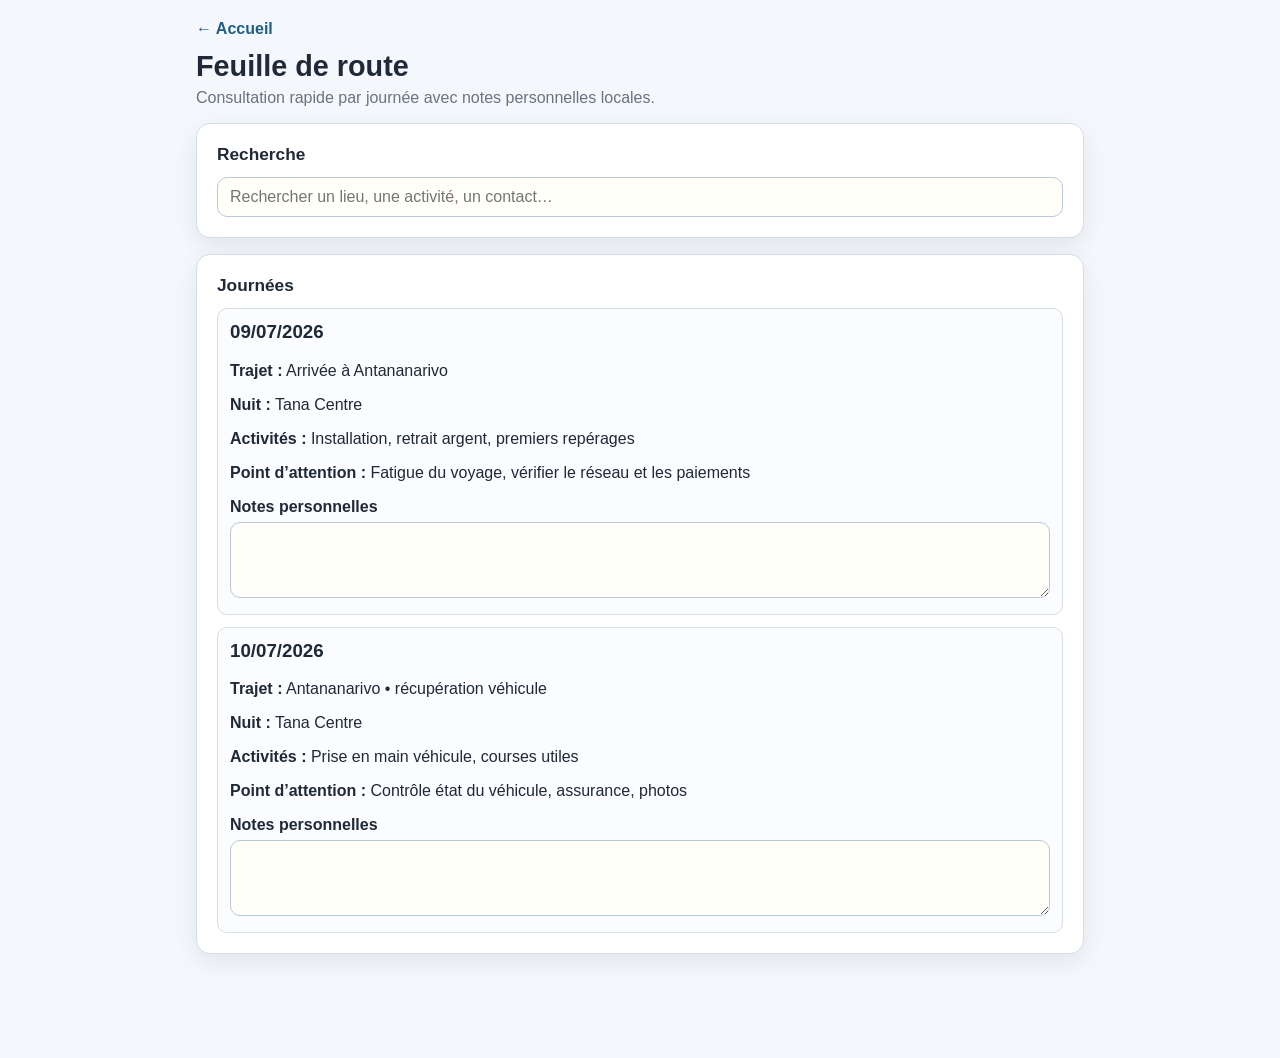
<file: pages/feuille-de-route.html>
<!DOCTYPE html>
<html lang="fr">
<head>
  <meta charset="UTF-8" />
  <meta name="viewport" content="width=device-width, initial-scale=1.0" />
  <title>Feuille de route • Suivi Voyage Madagascar</title>
  <link rel="stylesheet" href="../assets/css/style.css" />
</head>
<body data-page="feuille-de-route">
  <header class="topbar compact-topbar">
    <a class="back-link" href="../index.html">← Accueil</a>
    <h1>Feuille de route</h1>
    <p class="muted">Consultation rapide par journée avec notes personnelles locales.</p>
  </header>

  <main class="page">
    <section class="card">
      <h2>Recherche</h2>
      <input id="routeSearchInput" class="input" type="search" placeholder="Rechercher un lieu, une activité, un contact…" />
    </section>

    <section class="card">
      <h2>Journées</h2>
      <div id="roadmapList" class="list">
        <p class="muted">Chargement de la feuille de route…</p>
      </div>
    </section>
  </main>

  <script src="../assets/js/storage.js"></script>
  <script src="../assets/js/feuille-de-route.js"></script>
</body>
</html>
</file>
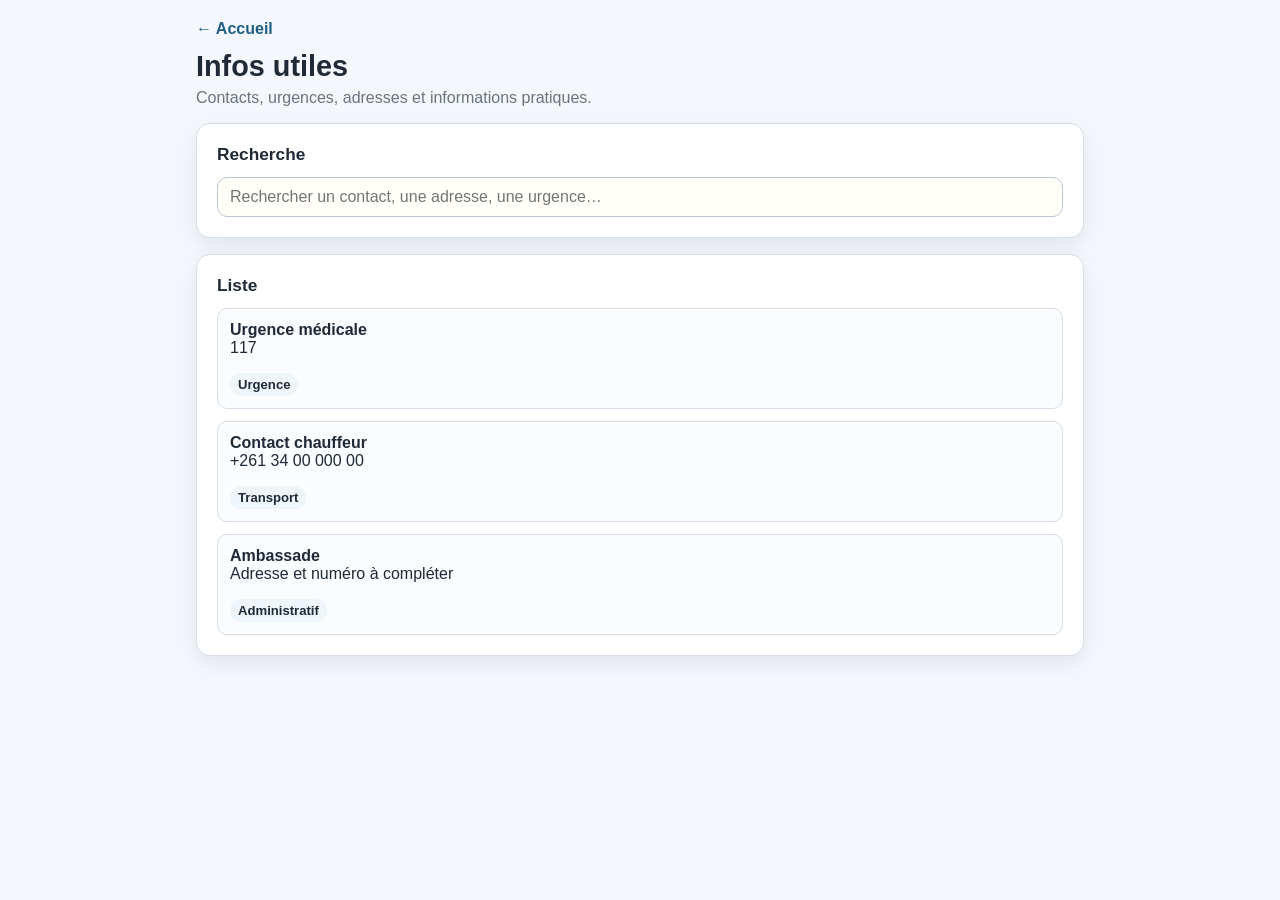
<file: pages/infos-utiles.html>
<!DOCTYPE html>
<html lang="fr">
<head>
  <meta charset="UTF-8" />
  <meta name="viewport" content="width=device-width, initial-scale=1.0" />
  <title>Infos utiles • Suivi Voyage Madagascar</title>
  <link rel="stylesheet" href="../assets/css/style.css" />
</head>
<body data-page="infos-utiles">
  <header class="topbar compact-topbar">
    <a class="back-link" href="../index.html">← Accueil</a>
    <h1>Infos utiles</h1>
    <p class="muted">Contacts, urgences, adresses et informations pratiques.</p>
  </header>

  <main class="page">
    <section class="card">
      <h2>Recherche</h2>
      <input id="infoSearchInput" class="input" type="search" placeholder="Rechercher un contact, une adresse, une urgence…" />
    </section>

    <section class="card">
      <h2>Liste</h2>
      <div id="infosList" class="list">
        <p class="muted">Chargement des informations utiles…</p>
      </div>
    </section>
  </main>

  <script src="../assets/js/storage.js"></script>
  <script src="../assets/js/infos-utiles.js"></script>
</body>
</html>
</file>
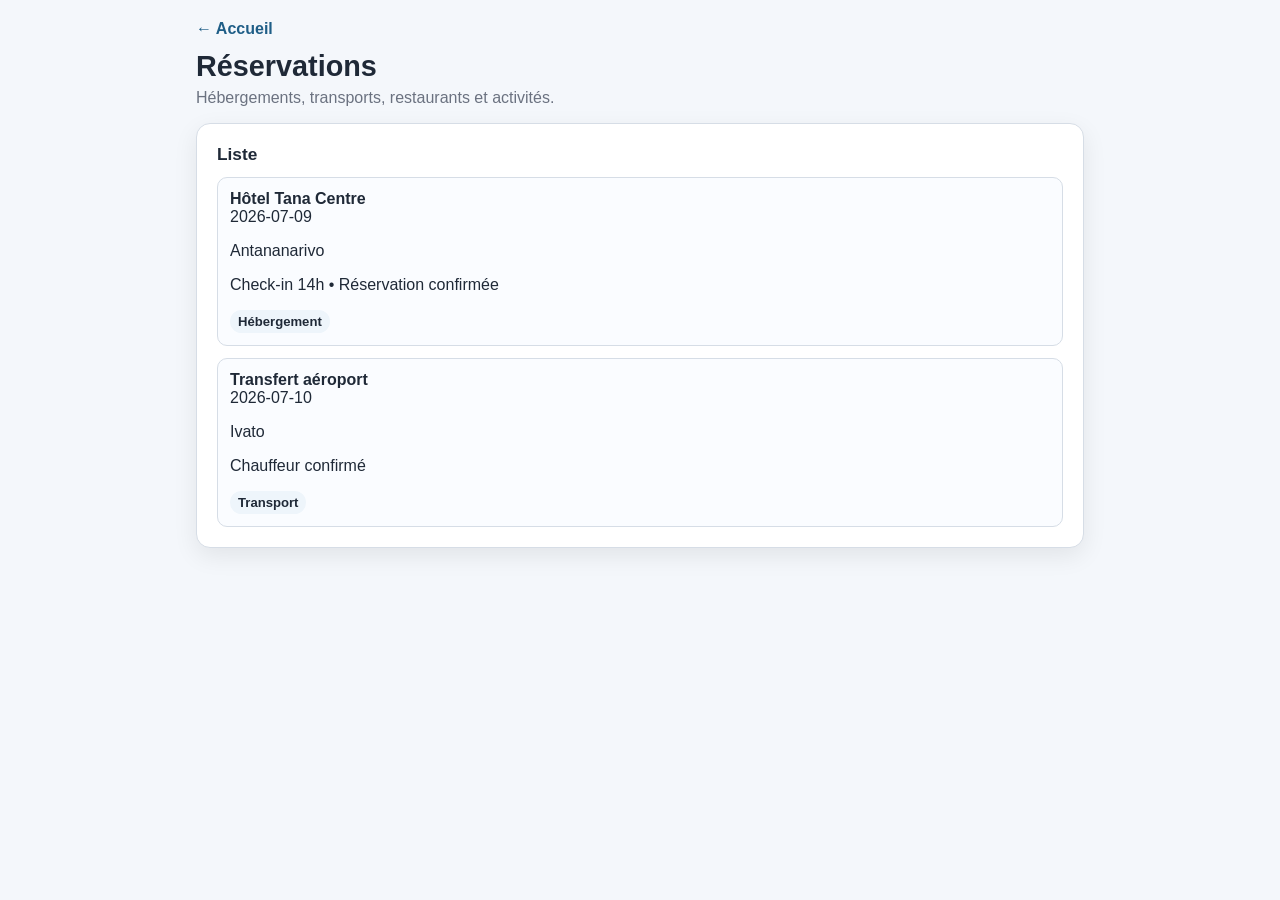
<file: pages/reservations.html>
<!DOCTYPE html>
<html lang="fr">
<head>
  <meta charset="UTF-8" />
  <meta name="viewport" content="width=device-width, initial-scale=1.0" />
  <title>Réservations • Suivi Voyage Madagascar</title>
  <link rel="stylesheet" href="../assets/css/style.css" />
</head>
<body data-page="reservations">
  <header class="topbar compact-topbar">
    <a class="back-link" href="../index.html">← Accueil</a>
    <h1>Réservations</h1>
    <p class="muted">Hébergements, transports, restaurants et activités.</p>
  </header>

  <main class="page">
    <section class="card">
      <h2>Liste</h2>
      <div id="reservationsList" class="list">
        <p class="muted">Chargement des réservations…</p>
      </div>
    </section>
  </main>

  <script src="../assets/js/storage.js"></script>
  <script src="../assets/js/reservations.js"></script>
</body>
</html>
</file>
<file: assets/css/style.css>
:root {
  --bg: #f4f7fb;
  --surface: #ffffff;
  --text: #1f2937;
  --muted: #6b7280;
  --primary: #1f5e87;
  --primary-dark: #174766;
  --danger: #b42318;
  --success: #0f7b36;
  --border: #d6dde6;
  --shadow: 0 8px 24px rgba(0, 0, 0, 0.08);
  --radius: 14px;
  --space-1: 8px;
  --space-2: 12px;
  --space-3: 16px;
  --space-4: 20px;
  --space-5: 24px;
  --max-width: 920px;
}

* {
  box-sizing: border-box;
}

html {
  font-size: 16px;
}

body {
  margin: 0;
  font-family: Arial, sans-serif;
  color: var(--text);
  background: var(--bg);
}

a {
  color: inherit;
  text-decoration: none;
}

button,
input,
select,
textarea {
  font: inherit;
}

.topbar,
.page,
.footer {
  width: min(100%, var(--max-width));
  margin: 0 auto;
  padding-left: var(--space-3);
  padding-right: var(--space-3);
}

.topbar {
  padding-top: var(--space-4);
  padding-bottom: var(--space-2);
}

.compact-topbar {
  padding-bottom: 0;
}

.page {
  padding-bottom: 88px;
}

.footer {
  padding-top: var(--space-3);
  padding-bottom: var(--space-5);
  color: var(--muted);
  font-size: 0.92rem;
}

h1,
h2,
h3,
p {
  margin-top: 0;
}

h1 {
  font-size: 1.8rem;
  margin-bottom: 6px;
}

h2 {
  font-size: 1.08rem;
  margin-bottom: 12px;
}

.eyebrow {
  margin-bottom: 6px;
  color: var(--primary);
  font-weight: 700;
  font-size: 0.9rem;
  text-transform: uppercase;
  letter-spacing: 0.04em;
}

.muted {
  color: var(--muted);
}

.card {
  background: var(--surface);
  border: 1px solid var(--border);
  border-radius: var(--radius);
  box-shadow: var(--shadow);
  padding: var(--space-4);
  margin-bottom: var(--space-3);
}

.two-col-grid {
  display: grid;
  grid-template-columns: 1fr 1fr;
  gap: var(--space-3);
}

.grid-nav {
  display: grid;
  grid-template-columns: 1fr 1fr;
  gap: var(--space-2);
}

.nav-tile {
  display: block;
  padding: 16px;
  border-radius: 12px;
  background: #eef5fb;
  border: 1px solid #d7e5f2;
  font-weight: 700;
  text-align: center;
}

.quick-actions,
.stack,
.list {
  display: grid;
  gap: 12px;
}

.button {
  display: inline-block;
  width: 100%;
  padding: 12px 16px;
  border-radius: 10px;
  background: #eaf2f8;
  border: 1px solid #cfe0ec;
  font-weight: 700;
  text-align: center;
  cursor: pointer;
}

.button.primary {
  background: var(--primary);
  color: #fff;
  border-color: var(--primary);
}

.button.danger {
  background: var(--danger);
  color: #fff;
  border-color: var(--danger);
}

.back-link {
  display: inline-block;
  margin-bottom: 12px;
  color: var(--primary);
  font-weight: 700;
}

.field-label {
  display: block;
  margin-bottom: 6px;
  font-weight: 700;
}

.input,
.textarea,
.select {
  width: 100%;
  padding: 10px 12px;
  border: 1px solid #bcc8d6;
  border-radius: 10px;
  background: #fffef8;
}

.result-box {
  margin: 0;
  padding: 12px;
  border-radius: 10px;
  background: #eef5fb;
  border: 1px solid #d7e5f2;
  font-weight: 700;
}

.table-wrap {
  overflow-x: auto;
}

table {
  width: 100%;
  border-collapse: collapse;
  min-width: 620px;
}

th,
td {
  border: 1px solid var(--border);
  padding: 10px 8px;
  vertical-align: middle;
}

th {
  background: var(--primary);
  color: #fff;
  text-align: center;
}

td {
  background: #fff;
}

.list-item,
.roadmap-card {
  padding: 12px;
  border: 1px solid var(--border);
  border-radius: 10px;
  background: #fafcff;
}

.badge {
  display: inline-block;
  padding: 4px 8px;
  border-radius: 999px;
  font-size: 0.82rem;
  font-weight: 700;
  background: #eef5fb;
}

.bottom-nav {
  position: sticky;
  bottom: 0;
  width: 100%;
  background: rgba(255, 255, 255, 0.95);
  backdrop-filter: blur(8px);
  border-top: 1px solid var(--border);
  display: grid;
  grid-template-columns: repeat(3, 1fr);
}

.bottom-nav a {
  padding: 12px 8px;
  text-align: center;
  font-size: 0.92rem;
  font-weight: 700;
  color: var(--muted);
}

.bottom-nav a.is-active {
  color: var(--primary);
}

.status-paid {
  color: var(--success);
  font-weight: 700;
}

.status-unpaid {
  color: var(--danger);
  font-weight: 700;
}

.small-note {
  font-size: 0.9rem;
}

@media (max-width: 640px) {
  h1 {
    font-size: 1.55rem;
  }

  .grid-nav,
  .two-col-grid {
    grid-template-columns: 1fr;
  }

  .card {
    padding: 16px;
  }

  table {
    min-width: 560px;
  }
}
</file>
